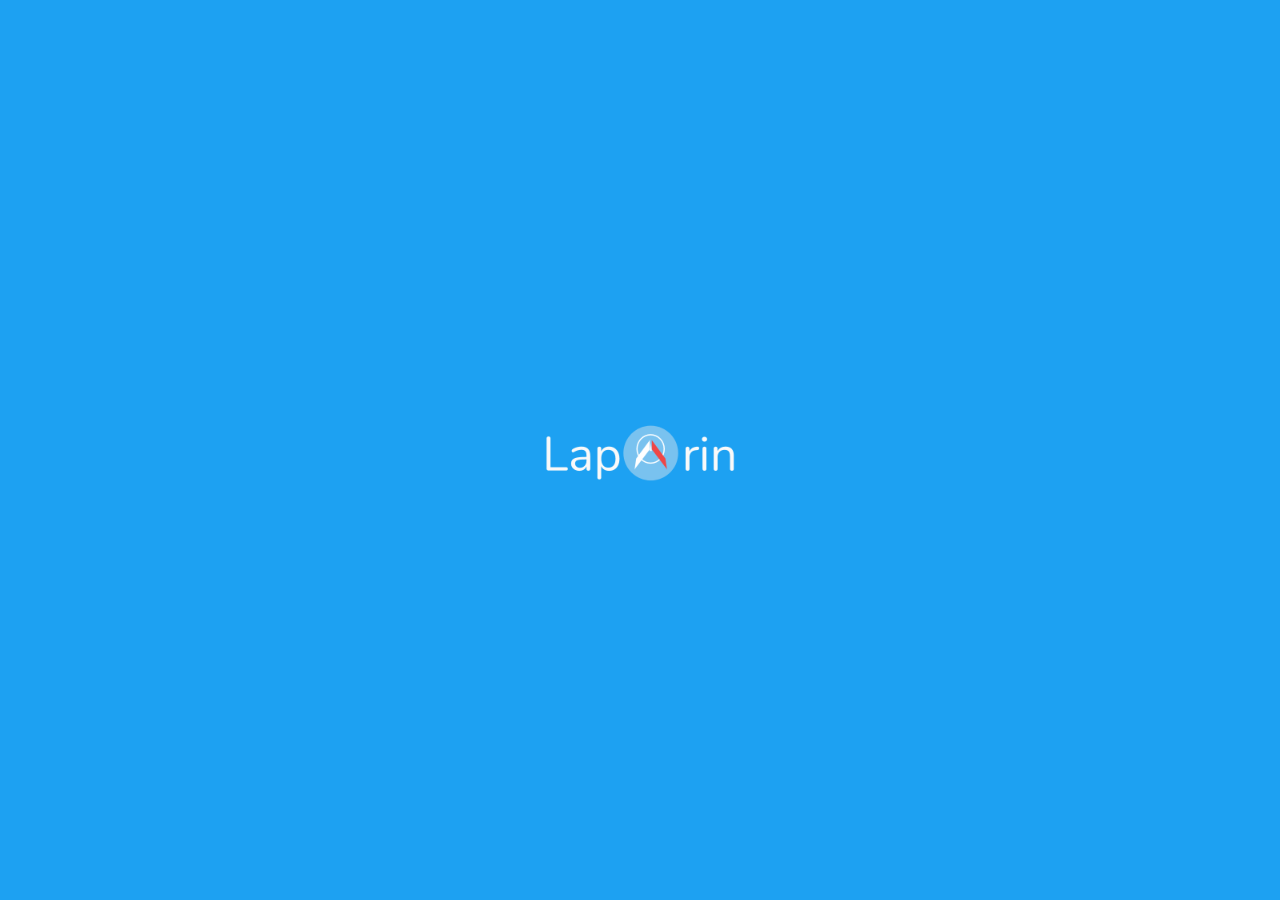
<file: index.html>
<!DOCTYPE html>
<html lang="en" dir="ltr" xmlns="http://www.w3.org/1999/xhtml">

<head>
  <meta charset="utf-8">
  <meta name="viewport" content="width=device-width, initial-scale=1, shrink-to-fit=no">
  <meta name="theme-color" content="#1DA1F2"/>
  <title>Laporin</title>
  <link rel="icon" href="images/icons/laporin.ico" type="image/gif" sizes="any">
  <link rel="stylesheet" href="bootstrap-grid.css">
  <link rel="stylesheet" href="style.css">
  <link rel="stylesheet" href="onepage-scroll.css">
  <link rel="manifest" href="./manifest.json">
  <script src="js/vue.min.js" charset="utf-8"></script>
</head>

<body>
  <div class="loader" onload="setTimeout(tes,2427)">
    <img src="logo_laporin.png" alt="">
    <!-- <div id="bm"></div> -->
  </div>

  <div class="main">
    <section class="page1">
      <span>
          <div class="container">
            <div class="row">
              <div class="col-12 col-xm-12 col-md-6">
                <div class="logo">
                  <img src="logo_laporin.png" alt="">
                </div>
              </div>
              <div class="col-12 col-xm-12 col-md-6">
                <h1>Apa itu Laporin?</h1>
                <p>Laporin merupakan sarana penyampaian aspirasi dan keluhan masyarakat terhadap masalah yang ada disekitarnya agar lebih peka.</p>
                <button class="btn" type="button"><a href="login.html">Laporin!</a></button>
              </div>
            </div>
          </div>
        </span>

    </section>
    <section class="page2">
      <span>
          <div class="container">
            <div class="row">
              <div class="col-12 col-xm-12 col-md-6">
                <div class="logo">
                  <img src="Picture1.png" alt="">
                </div>
              </div>
              <div class="col-12 col-xm-12 col-md-6">
                <h1>BPJS tidak dilayani?</h1>
                <p>Seperti halnya ketika sedang ingin mengurusi masalah perihal BPJS yang tidak dilayani secara cepat dan tanggap kita dapat melaporkan langsung ke bang LAPORIN !</p>
              </div>
            </div>
          </div>
        </span>
    </section>
    <section class="page3">
      <span>
          <div class="container">
            <div class="row">
              <div class="col-12 col-xm-12 col-md-6">
                <div class="logo">
                  <img src="Picture2.png" alt="">
                </div>
              </div>
              <div class="col-12 col-xm-12 col-md-6">
                <h1>Jalanan rusak ?</h1>
                <p>akses jalan menuju desa atau rumah anda rusak atau tidak terawat, atau pusat jalan kota banyak kerusakan dan membahayakan, langsung saja LAPORIN!!!</p>
              </div>
            </div>
          </div>
        </span>
    </section>
  </div>

  <script src="https://code.jquery.com/jquery-3.2.1.slim.min.js" integrity="sha384-KJ3o2DKtIkvYIK3UENzmM7KCkRr/rE9/Qpg6aAZGJwFDMVNA/GpGFF93hXpG5KkN" crossorigin="anonymous"></script>
  <script type="text/javascript" src="jquery.onepage-scroll.js"></script>
  <script type="text/javascript" src="main.js"></script>
  <script src="js/main.js" charset="utf-8"></script>
  <script>
    function tes() {
      document.querySelector(".loader").style.backgroundColor = "#1DA1F2"
    }
  </script>
</body>

</html>
</file>
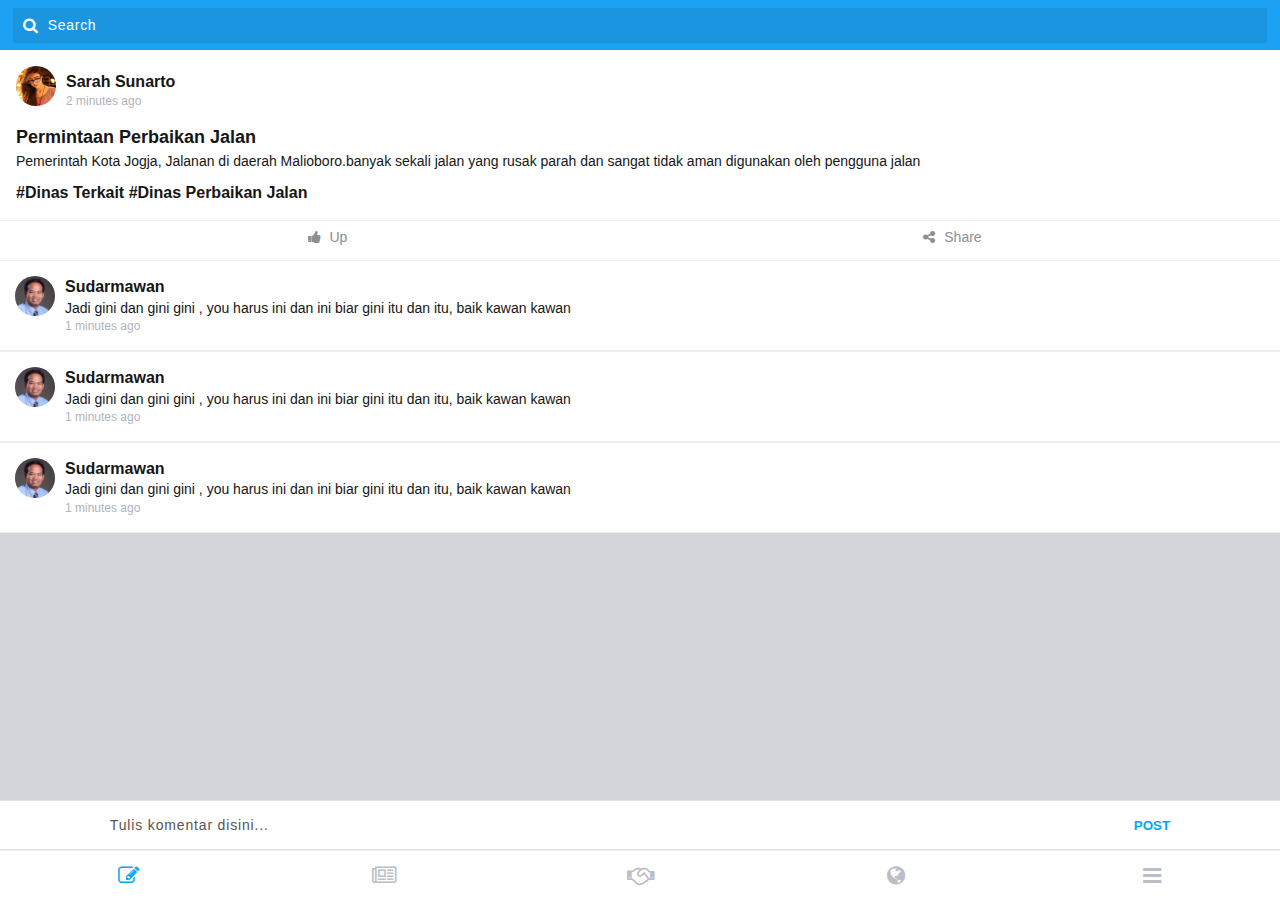
<file: detail-post.html>
<!DOCTYPE html>
<html lang="en" dir="ltr">
  <head>
    <meta charset="utf-8">
    <meta name="viewport" content="width=device-width, initial-scale=1, shrink-to-fit=no">
    <meta name="theme-color" content="#1DA1F2"/>
    <title>Laporin</title>
    <link rel="icon" href="images/icons/laporin.ico" type="image/gif" sizes="any">
    <link href="font-awesome/css/font-awesome.min.css" rel="stylesheet">
    <link rel="stylesheet" href="css/style.css">
  </head>
  <body onload="transitionComm()">
    <nav id="nav">
      <div class="cell isi-laporan">
        <a href="home.html" class="active">
          <i class="fa fa-pencil-square-o fa-lg"  aria-hidden="true"></i>
        </a>
      </div>
      <div class="cell isi-laporan">
        <a href="news.html">
          <i class="fa fa-newspaper-o  fa-lg"  aria-hidden="true"></i>
        </a>
      </div>
      <div class="cell isi-laporan">
        <a href="#">
          <i class="fa fa-handshake-o fa-lg"  aria-hidden="true"></i>
        </a>
      </div>
      <div class="cell isi-laporan">
        <a href="#">
          <i class="fa fa-globe fa-lg" aria-hidden="true"></i>
        </a>
      </div>
      <div class="cell isi-laporan">
        <a href="#">
          <i class="fa fa-bars fa-lg" aria-hidden="true"></i>
        </a>
      </div>
    </nav>
    <div class="search-box" id="search">
      <div class="input-box">
        <i class="fa fa-search" aria-hidden="true"></i>
        <input type="text" placeholder="Search" v-model="search">
      </div>
    </div>
    <div id="app">
      <div id="content2">
        <div class="post-detail">
          <div class="box" >
            <div class="profil">
              <div class="photo">
                <img src="images/profil1.jpg" alt="profil picture">
              </div>
              <div class="user">
                <h1>Sarah Sunarto</h1>
                <p>2 minutes ago</p>
              </div>
            </div>
            <div class="detail">
              <h1>Permintaan Perbaikan Jalan</h1>
              <p>Pemerintah Kota Jogja, Jalanan di daerah Malioboro.banyak sekali jalan yang rusak parah dan sangat tidak aman digunakan oleh pengguna jalan</p>
            </div>
            <div class="category">
              <div class="tag">
                <b>#Dinas Terkait</b>
                <b>#Dinas Perbaikan Jalan</b>
              </div>
            </div>
          </div>
          <div class="box2">
            <div class="row">
              <div class="col-6 icon">
                <p><i class="fa fa-thumbs-up" aria-hidden="true"></i> Up</p>
              </div>
              <div class="col-6 icon">
                <p><i class="fa fa-share-alt" aria-hidden="true"></i> Share</p>
              </div>
            </div>
          </div>
        </div>

        <div>
          <ul>
            <li class="comment">
              <div class="cell1">
                <div class="photo">
                  <img src="images/profil4.jpg" alt="profil picture">
                </div>
              </div>
              <div class="isi-comment">
                <h1>Sudarmawan</h1>
                <p>Jadi gini dan gini gini , you harus ini dan ini biar gini itu dan itu, baik kawan kawan</p>
                <p>1 minutes ago</p>
              </div>
            </li>
            <li class="comment">
              <div class="cell1">
                <div class="photo">
                  <img src="images/profil4.jpg" alt="profil picture">
                </div>
              </div>
              <div class="isi-comment">
                <h1>Sudarmawan</h1>
                <p>Jadi gini dan gini gini , you harus ini dan ini biar gini itu dan itu, baik kawan kawan</p>
                <p>1 minutes ago</p>
              </div>
            </li>
            <li class="comment">
              <div class="cell1">
                <div class="photo">
                  <img src="images/profil4.jpg" alt="profil picture">
                </div>
              </div>
              <div class="isi-comment">
                <h1>Sudarmawan</h1>
                <p>Jadi gini dan gini gini , you harus ini dan ini biar gini itu dan itu, baik kawan kawan</p>
                <p>1 minutes ago</p>
              </div>
            </li>
            <todo-list :todos="todos"></todo-list>
          </ul>
        </div>
      </div>
      <todo-form @todo-created="addTodo"></todo-form>
    </div>

    <footer id="footer" class="post-detail-page"></footer>

    <script src="js/vue.min.js" charset="utf-8"></script>
    <script src="js/jquery.min.js" charset="utf-8"></script>
    <script src="js/hammer.min.js" charset="utf-8"></script>
    <script src="js/barba.js" type="text/javascript"></script>
    <script src="js/main.js" charset="utf-8"></script>
    <script type="text/javascript">
      var post = document.getElementById('app');

      var postPg = new Hammer(post);

      postPg.on("swiperight", function(ev) {
          window.history.back();
      });

      function scrollWin() {
        window.scrollBy(0, 9999999);
      }

    </script>
  </body>
</html>
</file>
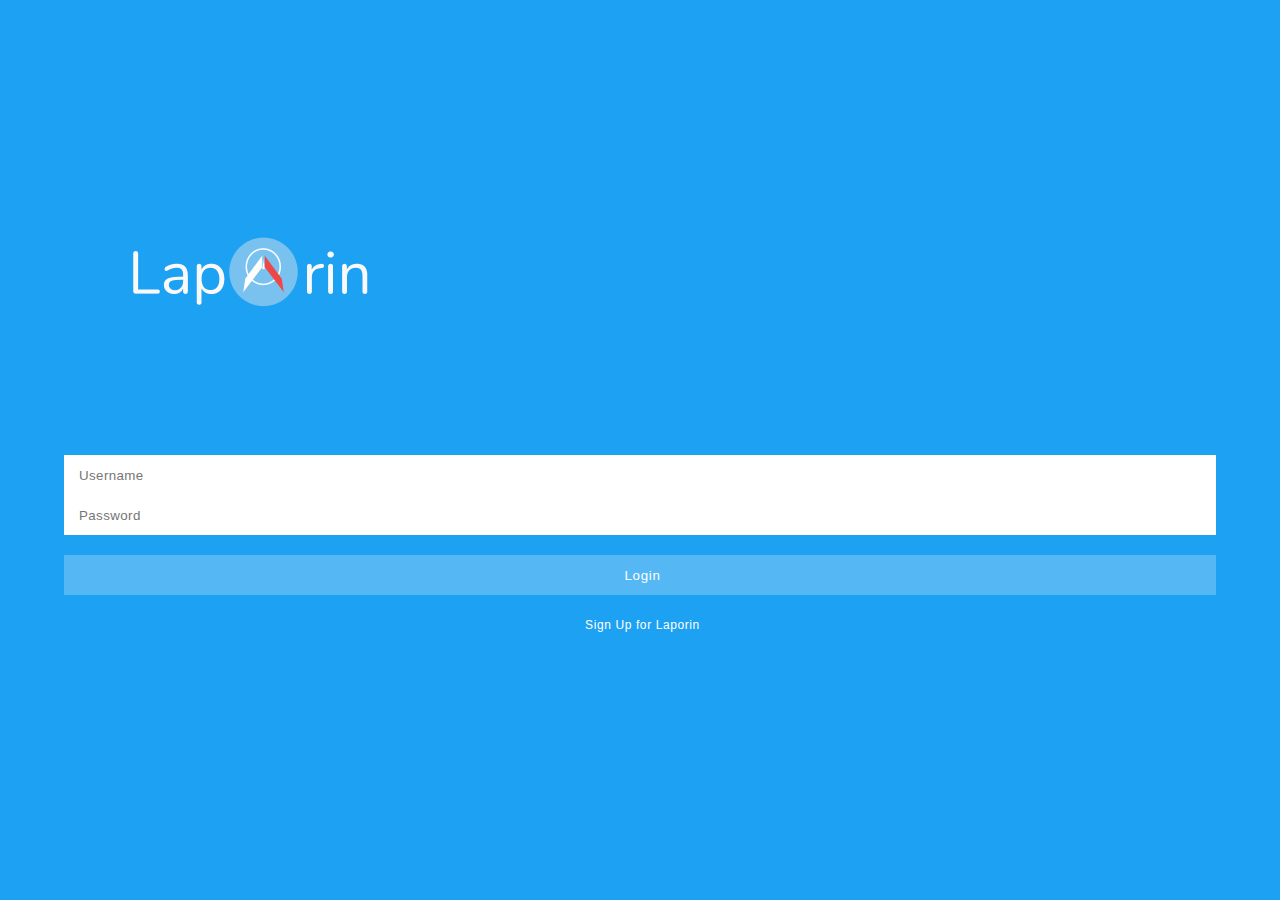
<file: login.html>
<!DOCTYPE html>
<html lang="en" dir="ltr">
  <head>
    <meta charset="utf-8">
    <meta name="viewport" content="width=device-width, initial-scale=1, shrink-to-fit=no">
    <meta name="theme-color" content="#1DA1F2"/>
    <title>Laporin</title>
    <link rel="icon" href="images/icons/laporin.ico" type="image/gif" sizes="any">
    <link href="font-awesome/css/font-awesome.min.css" rel="stylesheet">
    <link rel="stylesheet" href="style.css">
    <link rel="stylesheet" href="css/style.css">
    <link rel="manifest" href="./manifest.json">
  </head>
  <body>
    <div id="login" class="content">
      <div class="logo">
        <img src="images/logo_laporin.png" alt="Laporin Logo">
      </div>
      <div class="form" id="form-login">
        <form action="home.html">
          <div class="username">
            <input type="text" placeholder="Username">
          </div>
          <div class="password">
            <input type="password" placeholder="Password">
          </div>
          <div class="btnLogin">
            <input onclick="window.location.href='home.html'" type="submit" value="Login" onclick="toHome()">
          </div>
          <div class="btnSignUp">
            <input onclick="signUp()" type="button" value="Sign Up for Laporin">
          </div>
        </form>
      </div>
      <div class="form" id="form-signUp">
        <form action="#">
          <div class="FullName">
            <input type="text" placeholder="Full Name">
          </div>
          <div class="address">
            <input type="text" placeholder="Address">
          </div>
          <div class="Username">
            <input type="text" placeholder="Username">
          </div>
          <div class="password">
            <input type="password" placeholder="Password">
          </div>
          <div class="btnLogin">
            <input type="submit" value="Sign Up">
          </div>
          <div class="btnSignUp">
            <input onclick="signIn()" type="button" value="Login for Laporin">
          </div>
        </form>
      </div>
    </div>
    <script src="js/vue.min.js" charset="utf-8"></script>
    <script src="js/hammer.min.js" charset="utf-8"></script>
    <script src="js/main.js" charset="utf-8"></script>
  </body>
</html>
</file>
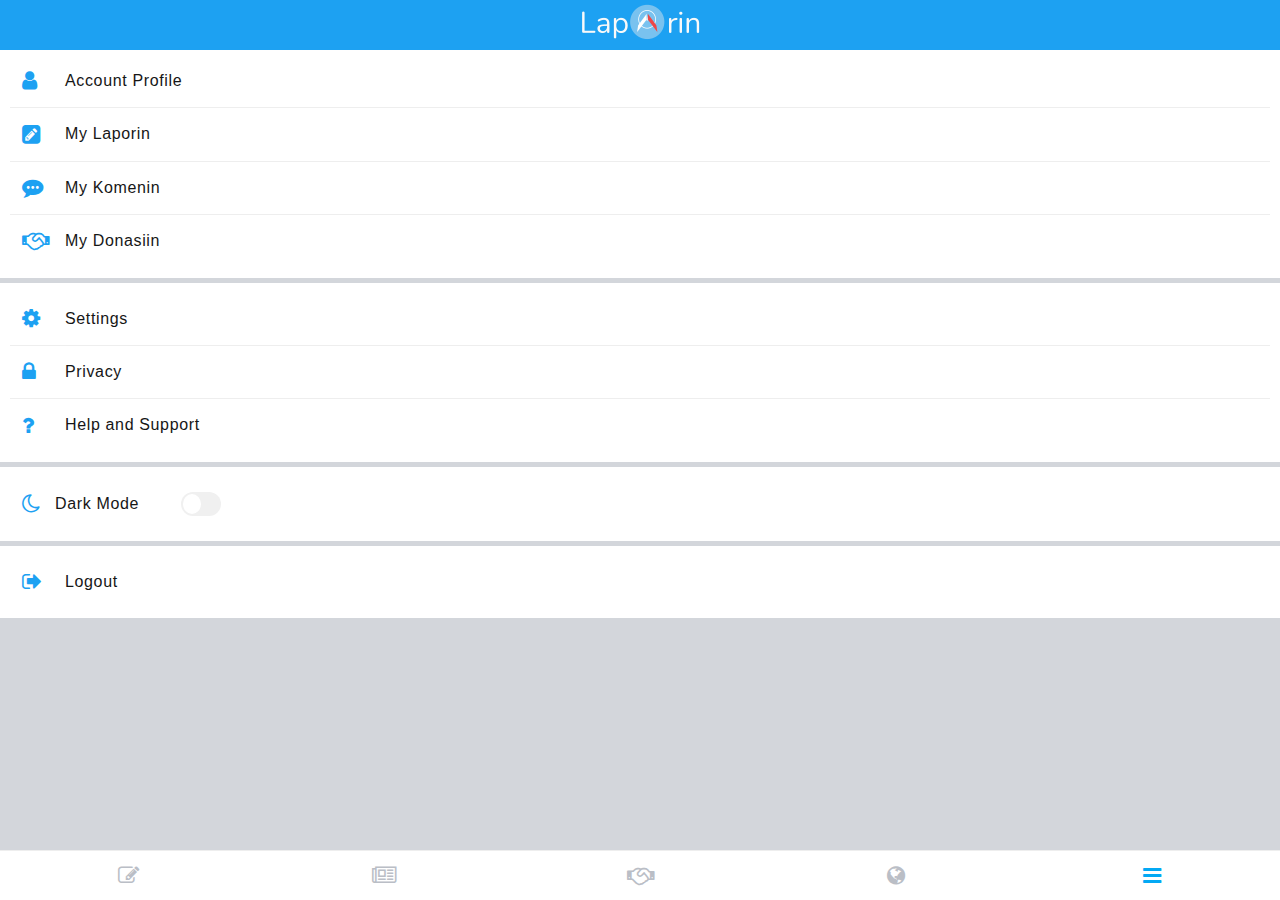
<file: menu.html>
<!DOCTYPE html>
<html lang="en" dir="ltr">
  <head>
    <meta charset="utf-8">
    <meta name="viewport" content="width=device-width, initial-scale=1, shrink-to-fit=no">
    <meta name="theme-color" content="#1DA1F2"/>
    <title>Laporin</title>
    <link rel="icon" href="images/icons/laporin.ico" type="image/gif" sizes="any">
    <link href="font-awesome/css/font-awesome.min.css" rel="stylesheet">
    <link rel="stylesheet" href="css/style.css">
    <link rel="manifest" href="./manifest.json">
    <script src="js/vue.min.js" charset="utf-8"></script>
  </head>
  <body>
    <div id="menu">
      <nav>
      	<div class="cell isi-laporan">
      		<a href="home.html">
      			<i class="fa fa-pencil-square-o fa-lg"  aria-hidden="true"></i>
      		</a>
      	</div>
      	<div class="cell isi-laporan">
      		<a href="news.html">
      			<i class="fa fa-newspaper-o  fa-lg"  aria-hidden="true"></i>
      		</a>
      	</div>
      	<div class="cell isi-laporan">
      		<a href="donation.html">
      			<i class="fa fa-handshake-o fa-lg"  aria-hidden="true"></i>
      		</a>
      	</div>
      	<div class="cell isi-laporan">
      		<a href="notification.html">
      			<i class="fa fa-globe fa-lg" aria-hidden="true"></i>
      		</a>
      	</div>
      	<div class="cell isi-laporan">
      		<a href="menu.html"  class="active">
      			<i class="fa fa-bars fa-lg" aria-hidden="true"></i>
      		</a>
      	</div>
      </nav>
      <div class="header">
        <img src="images/logo_laporin.png" alt="">
      </div>
      <div class="top-menu content">
        <a href="profile.html" class="item">
          <div class="icon">
            <i class="fa fa-user fa-lg" aria-hidden="true"></i>
          </div>
          <div class="menu-content">
            <p>Account Profile</p>
          </div>
        </a>
        <a href="#" class="item">
          <div class="icon">
            <i class="fa fa-pencil-square fa-lg" aria-hidden="true"></i>
          </div>
          <div class="menu-content">
            <p>My Laporin</p>
          </div>
        </a>
        <a href="#" class="item">
          <div class="icon">
            <i class="fa fa-commenting fa-lg" aria-hidden="true"></i>
          </div>
          <div class="menu-content">
            <p>My Komenin</p>
          </div>
        </a>
        <a href="#" class="item">
          <div class="icon">
            <i class="fa fa-handshake-o fa-lg" aria-hidden="true"></i>
          </div>
          <div class="menu-content">
            <p>My Donasiin</p>
          </div>
        </a>
      </div>
      <div class="menu content">
        <a href="#" class="item">
          <div class="icon">
            <i class="fa fa-cog fa-lg" aria-hidden="true"></i>
          </div>
          <div class="menu-content">
            <p>Settings</p>
          </div>
        </a>
        <a href="#" class="item">
          <div class="icon">
            <i class="fa fa-lock fa-lg" aria-hidden="true"></i>
          </div>
          <div class="menu-content">
            <p>Privacy</p>
          </div>
        </a>
        <a href="#" class="item">
          <div class="icon">
            <i class="fa fa-question fa-lg" aria-hidden="true"></i>
          </div>
          <div class="menu-content">
            <p>Help and Support</p>
          </div>
        </a>
      </div>

      <div class="menu content">
        <a href="home-dark.html" class="item">
          <div class="icon">
            <i class="fa fa-moon-o fa-lg" aria-hidden="true"></i>
          </div>
          Dark Mode
          <div class="menu-content">
            <!-- <p>Dark Mode</p> -->
            <ul class="tg-list">
              <li class="tg-list-item">
                <input class="tgl tgl-light" id="cb1" type="checkbox"/>
                <label class="tgl-btn" for="cb1"></label>
              </li>
            </ul>
          </div>
        </a>
      </div>

      <div class="menu content">
        <a href="login.html" class="item">
          <div class="icon">
            <i class="fa fa-sign-out fa-lg" aria-hidden="true"></i>
          </div>
          <div class="menu-content">
            <p>Logout</p>
          </div>
        </a>
      </div>
    </div>

    <script src="js/hammer.min.js" charset="utf-8"></script>
    <script src="js/main.js" charset="utf-8"></script>
    <script type="text/javascript">

      var post = document.getElementById('menu');

      var postPg = new Hammer(post);

      postPg.on("swiperight", function(ev) {
        window.location.href = "notification.html";
      });
    </script>
  </body>
</html>
</file>
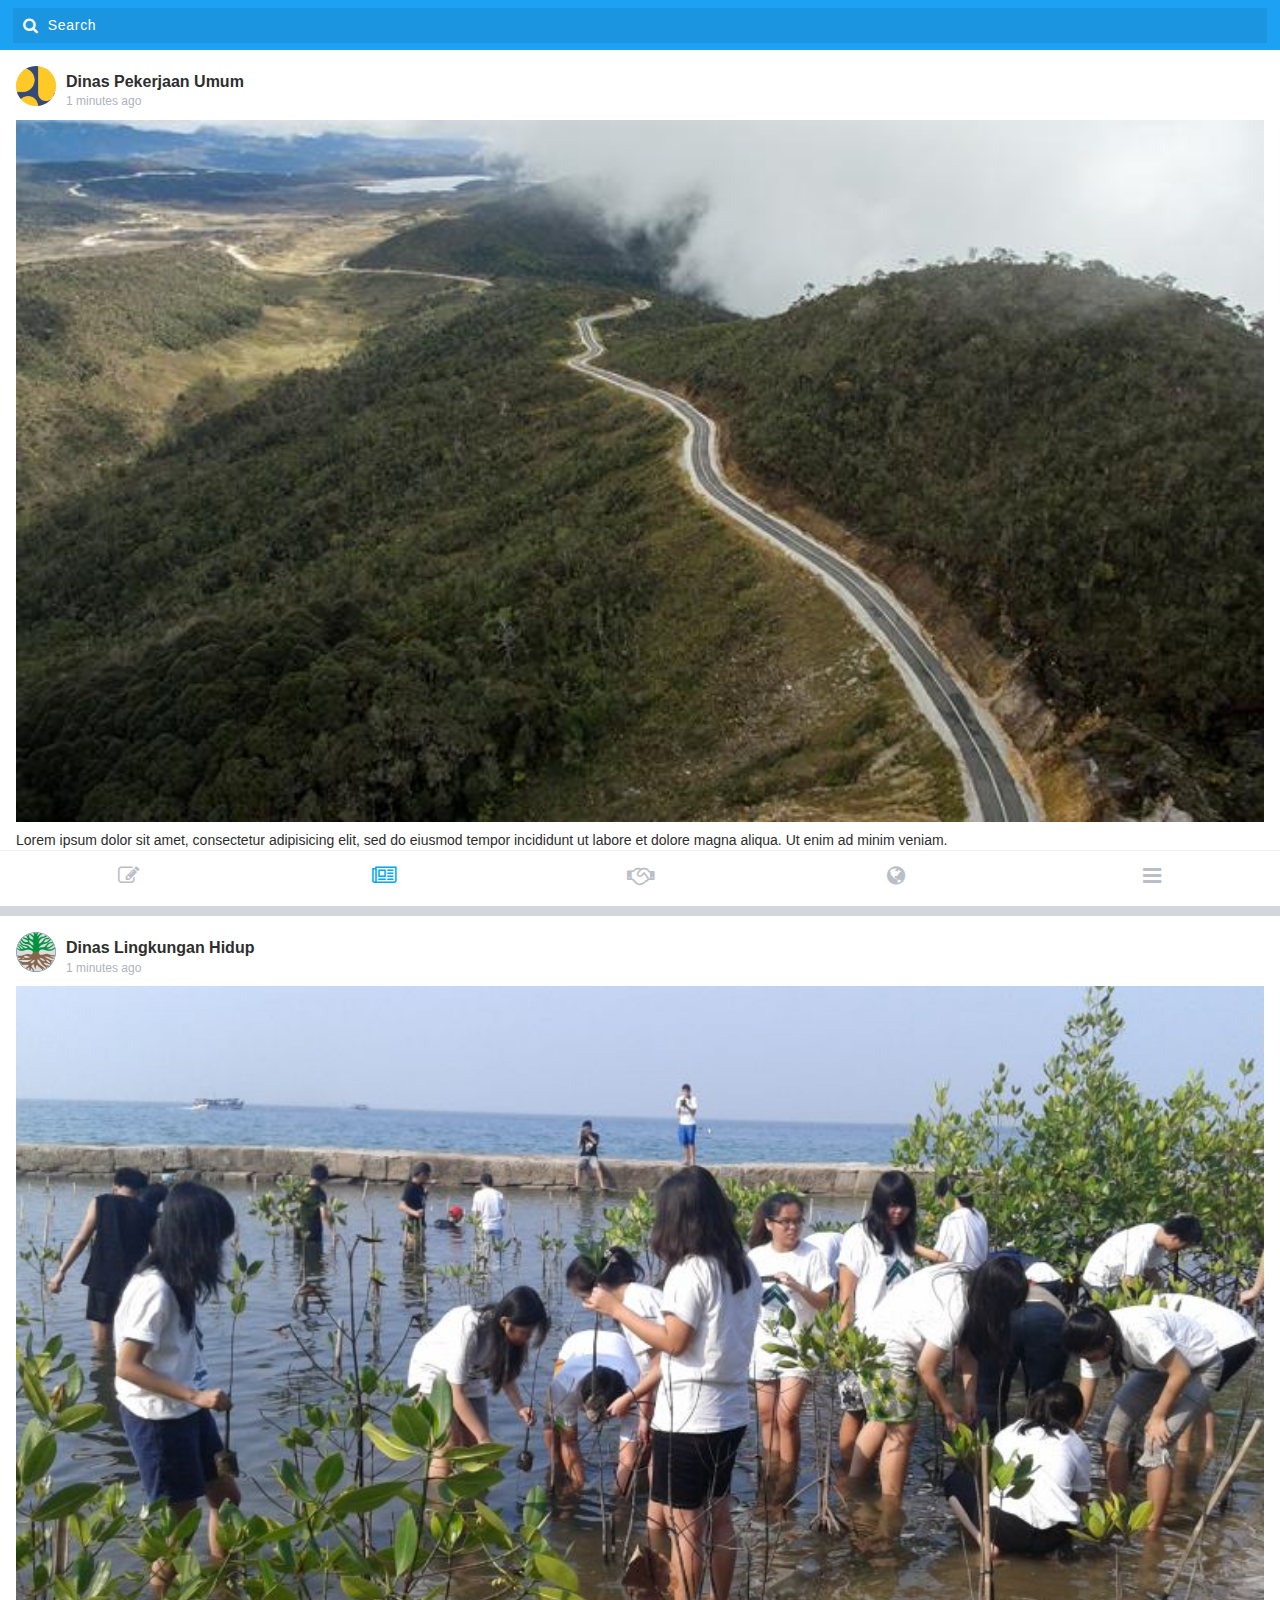
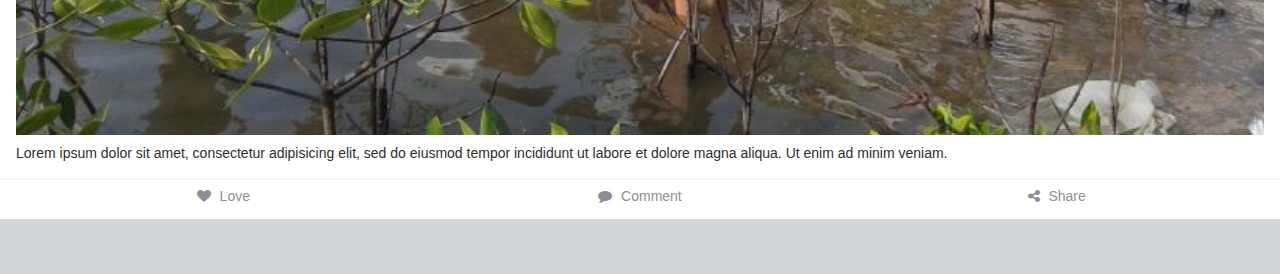
<file: news.html>
<!DOCTYPE html>
<html lang="en" dir="ltr">
  <head>
    <meta charset="utf-8">
    <meta name="viewport" content="width=device-width, initial-scale=1, shrink-to-fit=no">
    <meta name="theme-color" content="#1DA1F2"/>
    <title>Laporin</title>
    <link rel="icon" href="images/icons/laporin.ico" type="image/gif" sizes="any">
    <link href="font-awesome/css/font-awesome.min.css" rel="stylesheet">
    <link rel="stylesheet" href="css/style.css">
    <link rel="manifest" href="./manifest.json">
  </head>
  <body id="news">
    <div>
      <nav>
      	<div class="cell isi-laporan">
      		<a href="home.html" >
      			<i class="fa fa-pencil-square-o fa-lg"  aria-hidden="true"></i>
      		</a>
      	</div>
      	<div class="cell isi-laporan">
      		<a href="news.html" class="active">
      			<i class="fa fa-newspaper-o  fa-lg"  aria-hidden="true"></i>
      		</a>
      	</div>
      	<div class="cell isi-laporan">
      		<a href="donation.html">
      			<i class="fa fa-handshake-o fa-lg"  aria-hidden="true"></i>
      		</a>
      	</div>
      	<div class="cell isi-laporan">
      		<a href="notification.html">
      			<i class="fa fa-globe fa-lg" aria-hidden="true"></i>
      		</a>
      	</div>
      	<div class="cell isi-laporan">
      		<a href="menu.html">
      			<i class="fa fa-bars fa-lg" aria-hidden="true"></i>
      		</a>
      	</div>
      </nav>
      <div class="search-box" id="search">
      	<div class="input-box">
      		<i class="fa fa-search" aria-hidden="true"></i>
      		<input type="text" placeholder="Search" v-model="search">
      	</div>
      </div>
      <div class="content">
        <div class="post">
          <div class="box" >
            <div class="profil">
              <div class="photo">
                <img src="images/department/pu.jpg" alt="profil picture">
              </div>
              <div class="user">
                <h1>Dinas Pekerjaan Umum</h1>
                <p>1 minutes ago</p>
              </div>
            </div>
            <div class="detail">
              <!-- <img src="images/news/news1.jpg" alt=""> -->
              <!-- Trigger the Modal -->
              <img id="myImg" src="images/news/news1.jpg" alt="tes">

              <!-- The Modal -->
              <div id="myModal" class="modal">

                <!-- The Close Button -->
                <span class="close">&times;</span>

                <!-- Modal Content (The Image) -->
                <img class="modal-content" id="img01">
                <div id="caption"></div>
              </div>
              <p id="isi">Lorem ipsum dolor sit amet, consectetur adipisicing elit, sed do eiusmod tempor incididunt ut labore et dolore magna aliqua. Ut enim ad minim veniam.</p>
            </div>
          </div>
          <div class="box2">
            <div class="row">
              <div class="col-4 like icon">
                <p onclick="sound()"><i class="fa fa-heart" aria-hidden="true"></i> Love</p>
              </div>
              <div class="col-4 share icon">
                <p><a href="detail-post.html"><i class="fa fa-comment" aria-hidden="true"></i> Comment</a></p>
              </div>
              <div class="col-4 Comment icon">
                <p onclick="sound()"><i class="fa fa-share-alt" aria-hidden="true"></i> Share</p>
              </div>
            </div>
          </div>
        </div>
        <div class="post" v-for="lapor in list">
          <div class="box" >
            <div class="profil">
              <div class="photo">
                <img src="images/department/lingdup.png" alt="profil picture">
              </div>
              <div class="user">
                <h1>Dinas Lingkungan Hidup</h1>
                <p>1 minutes ago</p>
              </div>
            </div>
            <div class="detail">
              <img src="images/news/news2.jpg" alt="">
              <p>Lorem ipsum dolor sit amet, consectetur adipisicing elit, sed do eiusmod tempor incididunt ut labore et dolore magna aliqua. Ut enim ad minim veniam.</p>
            </div>
          </div>
          <div class="box2 container-fluid">
            <div class="row">
              <div class="col-4 like icon">
                <p onclick="sound()"><i class="fa fa-heart" aria-hidden="true"></i> Love</p>
              </div>
              <div class="col-4 share icon">
                <p><a href="detail-post.html"><i class="fa fa-comment" aria-hidden="true"></i> Comment</a></p>
              </div>
              <div class="col-4 Comment icon">
                <p onclick="sound()"><i class="fa fa-share-alt" aria-hidden="true"></i> Share</p>
              </div>
            </div>
          </div>
        </div>
      </div>
      <!-- End of .laporan-post -->
    </div>
    <script src="js/vue.min.js" charset="utf-8"></script>
    <script src="js/jquery.min.js" charset="utf-8"></script>
    <script src="js/hammer.min.js" charset="utf-8"></script>
    <script src="js/barba.js" type="text/javascript"></script>
    <script src="js/main.js" charset="utf-8"></script>
    <script type="text/javascript">
      var bleep = new Audio();
      bleep.src = "button.mp3";
      function sound() {
        bleep.play();
      }
      var post = document.getElementById('news');

      var postPg = new Hammer(post);

      postPg.on("swiperight", function(ev) {
        window.location.href = "home.html";
      });
      postPg.on("swipeleft", function(ev) {
        window.location.href = "donation.html";
      });

      // Get the modal
      var modal = document.getElementById('myModal');

      // Get the image and insert it inside the modal - use its "alt" text as a caption
      var img = document.getElementById('myImg');
      var modalImg = document.getElementById("img01");
      var captionText = document.getElementById("caption");

      img.onclick = function(){
          modal.style.display = "block";
          modalImg.src = this.src;
          captionText.innerHTML = document.getElementById("isi").innerHTML;
      }

      // Get the <span> element that closes the modal
      var span = document.getElementsByClassName("close")[0];
      // When the user clicks on <span> (x), close the modal
      modal.onclick = function() {
        modal.style.display = "none";
      }
    </script>
  </body>
</html>
</file>
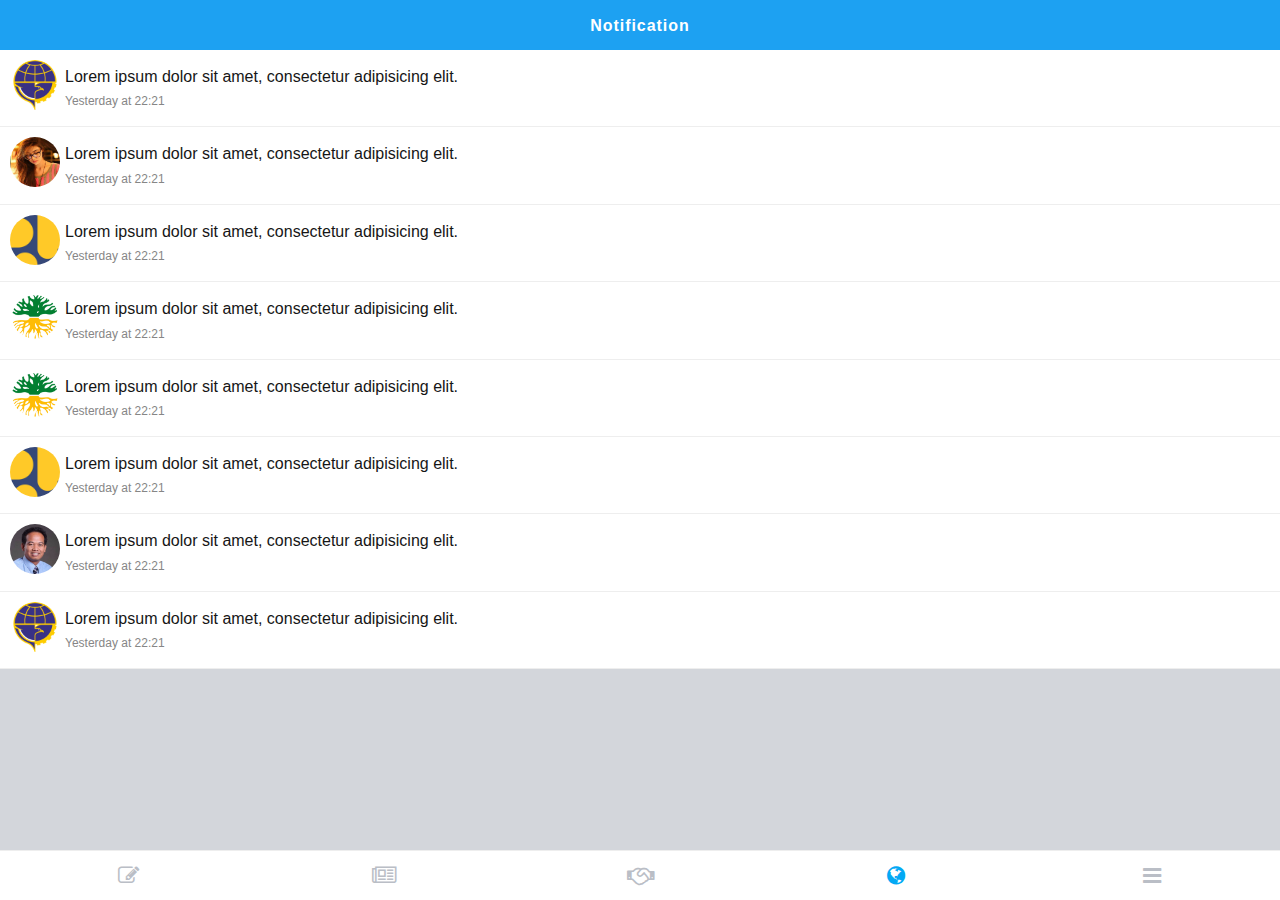
<file: notification.html>
<!DOCTYPE html>
<html lang="en" dir="ltr">
  <head>
    <meta charset="utf-8">
    <meta name="viewport" content="width=device-width, initial-scale=1, shrink-to-fit=no">
    <meta name="theme-color" content="#1DA1F2"/>
    <title>Laporin</title>
    <link rel="icon" href="images/icons/laporin.ico" type="image/gif" sizes="any">
    <link href="font-awesome/css/font-awesome.min.css" rel="stylesheet">
    <link rel="stylesheet" href="css/style.css">
    <link rel="manifest" href="./manifest.json">
  </head>
  <body id="notification">

    <div>
      <nav>
      	<div class="cell isi-laporan">
      		<a href="home.html">
      			<i class="fa fa-pencil-square-o fa-lg"  aria-hidden="true"></i>
      		</a>
      	</div>
      	<div class="cell isi-laporan">
      		<a href="news.html">
      			<i class="fa fa-newspaper-o  fa-lg"  aria-hidden="true"></i>
      		</a>
      	</div>
      	<div class="cell isi-laporan">
      		<a href="donation.html">
      			<i class="fa fa-handshake-o fa-lg"  aria-hidden="true"></i>
      		</a>
      	</div>
      	<div class="cell isi-laporan">
      		<a href="notification.html" class="active">
      			<i class="fa fa-globe fa-lg" aria-hidden="true"></i>
      		</a>
      	</div>
      	<div class="cell isi-laporan">
      		<a href="menu.html">
      			<i class="fa fa-bars fa-lg" aria-hidden="true"></i>
      		</a>
      	</div>
      </nav>
      <div class="header">
        <h1>Notification</h1>
      </div>
      <div class="notif-wrapper content">
        <div class="notif">
          <div class="profile">
            <img src="images/department/dishub.png" alt="">
          </div>
          <div class="notif-content">
            <p>Lorem ipsum dolor sit amet, consectetur adipisicing elit.</p>
            <p>Yesterday at 22:21</p>
          </div>
        </div>
        <div class="notif">
          <div class="profile">
            <img src="images/profil1.jpg" alt="">
          </div>
          <div class="notif-content">
            <p>Lorem ipsum dolor sit amet, consectetur adipisicing elit.</p>
            <p>Yesterday at 22:21</p>
          </div>
        </div>
        <div class="notif">
          <div class="profile">
            <img src="images/department/pu.jpg" alt="">
          </div>
          <div class="notif-content">
            <p>Lorem ipsum dolor sit amet, consectetur adipisicing elit.</p>
            <p>Yesterday at 22:21</p>
          </div>
        </div>
        <div class="notif">
          <div class="profile">
            <img src="images/department/lingdup.jpg" alt="">
          </div>
          <div class="notif-content">
            <p>Lorem ipsum dolor sit amet, consectetur adipisicing elit.</p>
            <p>Yesterday at 22:21</p>
          </div>
        </div>
        <div class="notif">
          <div class="profile">
            <img src="images/department/lingdup.jpg" alt="">
          </div>
          <div class="notif-content">
            <p>Lorem ipsum dolor sit amet, consectetur adipisicing elit.</p>
            <p>Yesterday at 22:21</p>
          </div>
        </div>
        <div class="notif">
          <div class="profile">
            <img src="images/department/pu.jpg" alt="">
          </div>
          <div class="notif-content">
            <p>Lorem ipsum dolor sit amet, consectetur adipisicing elit.</p>
            <p>Yesterday at 22:21</p>
          </div>
        </div>
        <div class="notif">
          <div class="profile">
            <img src="images/profil4.jpg" alt="">
          </div>
          <div class="notif-content">
            <p>Lorem ipsum dolor sit amet, consectetur adipisicing elit.</p>
            <p>Yesterday at 22:21</p>
          </div>
        </div>
        <div class="notif">
          <div class="profile">
            <img src="images/department/dishub.png" alt="">
          </div>
          <div class="notif-content">
            <p>Lorem ipsum dolor sit amet, consectetur adipisicing elit.</p>
            <p>Yesterday at 22:21</p>
          </div>
        </div>
      </div>
    </div>

    <script src="js/vue.min.js" charset="utf-8"></script>
    <script src="js/hammer.min.js" charset="utf-8"></script>
    <script src="js/main.js" charset="utf-8"></script>
    <script type="text/javascript">
      var post = document.getElementById('notification');

      var postPg = new Hammer(post);

      postPg.on("swiperight", function(ev) {
        window.location.href = "donation.html";
      });
      postPg.on("swipeleft", function(ev) {
        window.location.href = "menu.html";
      });
    </script>
  </body>
</html>
</file>
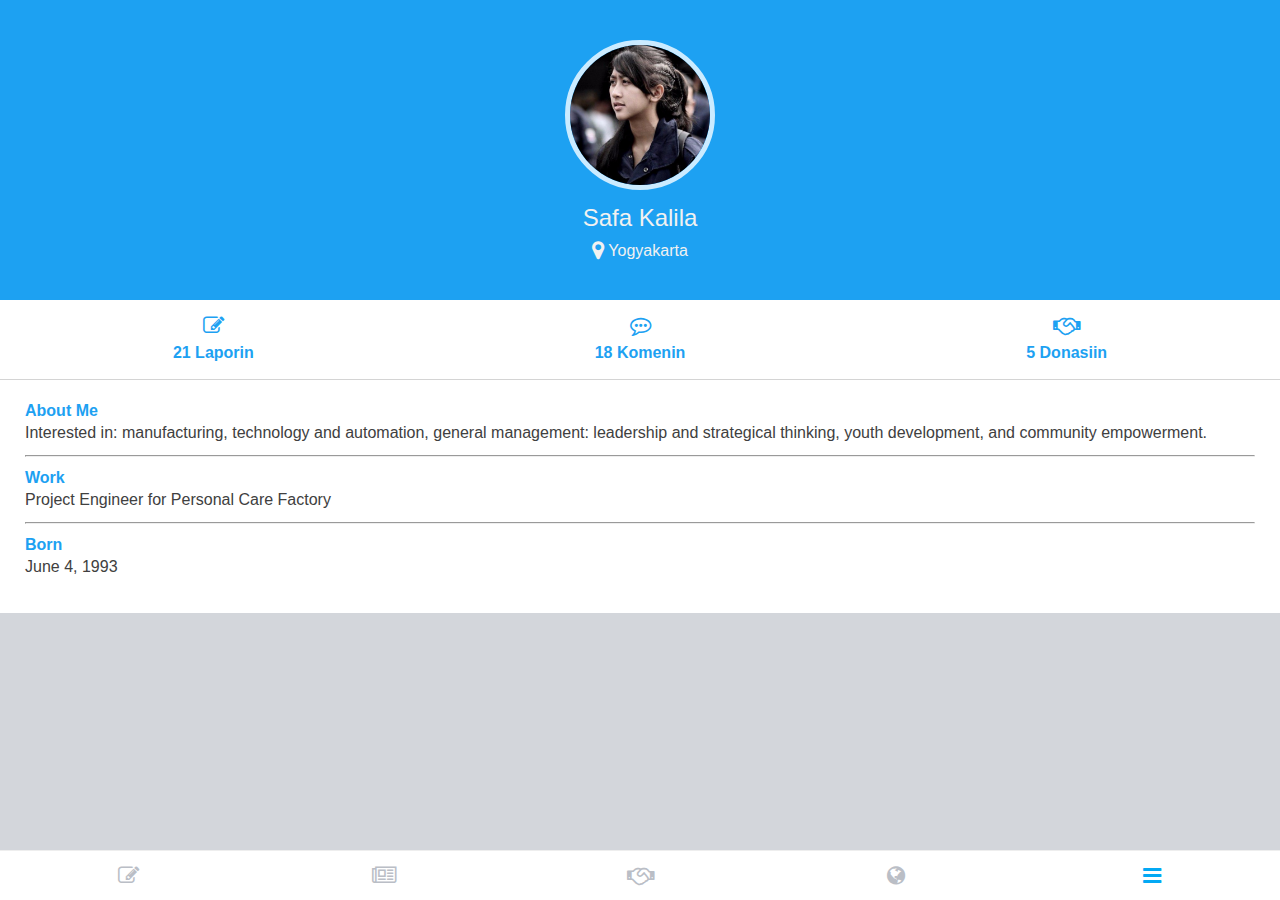
<file: profile.html>
<!DOCTYPE html>
<html lang="en" dir="ltr">
  <head>
    <meta charset="utf-8">
    <meta name="viewport" content="width=device-width, initial-scale=1, shrink-to-fit=no">
    <meta name="theme-color" content="#1DA1F2"/>
    <title>Laporin</title>
    <link rel="icon" href="images/icons/laporin.ico" type="image/gif" sizes="any">
    <link href="font-awesome/css/font-awesome.min.css" rel="stylesheet">
    <link rel="stylesheet" href="css/style.css">
    <link rel="manifest" href="./manifest.json">
    <script src="js/vue.min.js" charset="utf-8"></script>
  </head>
  <body>
    <nav>
      <div class="cell isi-laporan">
        <a href="home.html">
          <i class="fa fa-pencil-square-o fa-lg"  aria-hidden="true"></i>
        </a>
      </div>
      <div class="cell isi-laporan">
        <a href="news.html">
          <i class="fa fa-newspaper-o  fa-lg"  aria-hidden="true"></i>
        </a>
      </div>
      <div class="cell isi-laporan">
        <a href="donation.html">
          <i class="fa fa-handshake-o fa-lg"  aria-hidden="true"></i>
        </a>
      </div>
      <div class="cell isi-laporan">
        <a href="notification.html">
          <i class="fa fa-globe fa-lg" aria-hidden="true"></i>
        </a>
      </div>
      <div class="cell isi-laporan">
        <a href="menu.html" class="active">
          <i class="fa fa-bars fa-lg" aria-hidden="true"></i>
        </a>
      </div>
    </nav>
    <div id="profile" class="account content">
      <div class="head">
        <!-- <a href="menu.html"><span class="close">&times;</span></a> -->
        <img src="images/profil.jpg" alt="">
        <h1>Safa Kalila</h1>
        <i class="fa fa-map-marker fa-lg"></i> Yogyakarta
      </div>
      <div class="total">
        <div class="cell">
          <i class="fa fa-pencil-square-o fa-lg"  aria-hidden="true"></i>
          <h3>21 Laporin</h3>
        </div>
        <div class="cell">
          <i class="fa fa-commenting-o fa-lg"  aria-hidden="true"></i>
          <h3>18 Komenin</h3>
        </div>
        <div class="cell">
          <i class="fa fa-handshake-o fa-lg"  aria-hidden="true"></i>
          <h3>5 Donasiin</h3>
        </div>
      </div>
      <div class="detail-profil">
        <h2>About Me</h2>
        <p>Interested in: manufacturing, technology and automation, general management: leadership and strategical thinking, youth development, and community empowerment.</p>
        <hr>
        <h2>Work</h2>
        <p>Project Engineer for Personal Care Factory</p>
        <hr>
        <h2>Born</h2>
        <p>June 4, 1993</p>
      </div>
    </div>

    <script src="js/hammer.min.js" charset="utf-8"></script>
    <script src="js/main.js" charset="utf-8"></script>
    <script type="text/javascript">

      var post = document.getElementById('profile');

      var postPg = new Hammer(post);

      postPg.on("swiperight", function(ev) {
        window.location.href = "menu.html";
      });
    </script>
  </body>
</html>
</file>
<file: style.css>
body {
  background: #1DA1F2;
  font-family: sans-serif;
  letter-spacing: 0.03em;
}

.main {
  z-index: 0;
}

.loader {
  z-index: 9999;
}

.logo img {
  width: 90%;
}

.loaded .loader {
  opacity: 0;
  display: none;
}

section {
  display: table;
}

section span {
  display: table-cell;
  vertical-align: middle;
}

.page1 {
  background: #1DA1F2;
  color: white;
  line-height: 1.4em;
}

.page2 {
  background: #4CAF50;
  color: white;
}

.page3 {
  background: #ff5722;
  color: white;
}

.btn {
  height: 40px;
  width: 100px;
  background: none;
  border: 1px solid white;
  cursor: pointer;
  overflow: hidden;

}

.btn:hover {
  background: #eee;
  color: #212121;

}

.btn a {
  text-decoration: none;
  font-weight: bold;
  color: white;
}

@media screen and (max-width: 560px) {
  body {
    text-align: center;
  }
  .row {
    width: 90%;
    margin: auto;
  }
}

.loader {
  height: 100vh;
  width: 100%;
  background: #1DA1F2;
  text-align: center;
  position: fixed;
}

.loader img {
  width: 200px;
  margin: 0;
  padding: 0;
  position: relative;
  top: 50%;
  transform: translateY(-40%);
  transition: ease-in;
}

#lottie {
  background-color: #fff;
  width: 100%;
  height: 100%;
  display: block;
  overflow: hidden;
  transform: translate3d(0, 0, 0);
  text-align: center;
  opacity: 1;
}

#bm {
  height: 100vh;
  width: 100%;
}
</file>
<file: onepage-scroll.css>
body, html {
  margin: 0;
  overflow: hidden;
  -webkit-transition: opacity 400ms;
  -moz-transition: opacity 400ms;
  transition: opacity 400ms;
}

body, .onepage-wrapper, html {
  display: block;
  position: static;
  padding: 0;
  width: 100%;
  height: 100%;
}

.onepage-wrapper {
  width: 100%;
  height: 100%;
  display: block;
  position: relative;
  padding: 0;
  -webkit-transform-style: preserve-3d;
}

.onepage-wrapper .section {
  width: 100%;
  height: 100%;
}

.onepage-pagination {
  position: absolute;
  right: 10px;
  top: 50%;
  z-index: 5;
  list-style: none;
  margin: 0;
  padding: 0;
}
.onepage-pagination li {
  padding: 0;
  text-align: center;
}
.onepage-pagination li a{
  padding: 10px;
  width: 4px;
  height: 4px;
  display: block;

}
.onepage-pagination li a:before{
  content: '';
  position: absolute;
  width: 4px;
  height: 4px;
  background: white;
  border-radius: 10px;
  -webkit-border-radius: 10px;
  -moz-border-radius: 10px;
}

.onepage-pagination li a.active:before{
  width: 10px;
  height: 10px;
  background: none;
  border: 1px solid white;
  margin-top: -4px;
  left: 8px;
}

.disabled-onepage-scroll, .disabled-onepage-scroll .wrapper {
  overflow: auto;
}

.disabled-onepage-scroll .onepage-wrapper .section {
  position: relative !important;
  top: auto !important;
  left: auto !important;
}
.disabled-onepage-scroll .onepage-wrapper {
  -webkit-transform: none !important;
  -moz-transform: none !important;
  transform: none !important;
  -ms-transform: none !important;
  min-height: 100%;
}


.disabled-onepage-scroll .onepage-pagination {
  display: none;
}

body.disabled-onepage-scroll, .disabled-onepage-scroll .onepage-wrapper, html {
  position: inherit;
}
</file>
<file: css/style.css>
/* General */
@-ms-viewport {
  width: device-width;
}

html {
  box-sizing: border-box;
  -ms-overflow-style: scrollbar;
}

*,
*::before,
*::after {
  box-sizing: inherit;
}

* {
  margin: 0;
  padding: 0;
}
body {
  font-family: sans-serif;
  background: #D3D6DB;
  line-height: 1.4;
  overflow-x: hidden;
  margin: 0;
  padding: 0;
  height: 100%;
  color: #161616;
}

a {
  text-decoration: none;
  color: #161616;
  width: 100%;
}

/* Transition page*/
#content2 {
  transition: transform 0.2s ease-out;
  transform: scale(0);
}

/* Navigation */
nav {
  height: 50px;
  width: 100%;
  background: #fff;
  display: flex;
  align-items: center;
  text-align: center;
  position: fixed;
  bottom: 0;
  z-index: 5;
  border-top: 1px solid #eee;
}

nav a {
  text-decoration: none;
  color: #babec6;
}

nav a:hover i, nav a:active i, .active{
  color: #03A9F4;
}

.cell {
  flex: 1;
}

/* search-box */
.search-box {
  height: 50px;
  width: 100%;
  background: #1DA1F2;
  display: flex;
  align-items: center;
  justify-content: center;
  top: 0;
  z-index: 6;
  position: fixed;
  transition: top 0.3s;
}

.input-box{
  height:70%;
  width: 98%;
  display: flex;
  align-items: center;
  justify-content: flex-start;
  background: #1B95E0;
}

.input-box i {
  color: #fff;
  margin-left: 10px;
}

.input-box input[type=text] {
  height: 100%;
  width: 92%;
  border: none;
  color: #fff;
  font-size: 14px;
  font-weight: 500;
  margin-right: 5px;
  margin-left: 10px;
  background: #1B95E0;
  box-sizing: border-box;
}

.search-box input::placeholder{
  color: #fff;
  font-size: 14px;
  letter-spacing: 0.05em;
}

/* Lapor */
.lapor, .dinas {
  height: 65px;
  background: #fff;
  padding: 15px;
  font-size: 16px;
  box-sizing: border-box;
  margin-top: 50px;
}

.lapor:hover {
  cursor: pointer;
}

.lapor img, .dinas img {
  position: relative;
  height: 40px;
  width: 40px;
  border-radius: 50%;
  vertical-align: middle;
  margin-right: 10px;
}

.lapor span {
  color: #a5aab4;
}

/* post */
.post {
  margin-top: 10px;
  color: #2e2e2e;
  background: white;
}

.post:last-child{
  margin-bottom: 55px;
}

.box {
  padding: 1em;
  background: #fff;
}

.profil {
  box-sizing:border-box;
}

.profil h1 {
  padding-top: 5px;
  font-size: 16px;
}

.profil p {
  font-size: 12px;
  color: #AFB3BD;
}

.photo {
  height: 40px;
  width: 40px;
  border-radius: 50%;
  background: #ddd;
  float: left;
  margin-right: 10px;
}

.photo img{
  height: 40px;
  width: 40px;
  border-radius: 50%;
}

.detail h1 {
  margin-top: 15px;
  font-size: 18px;
}

.detail span {
  color: #03A9F4;
}

.detail p {
  margin-top: 2px;
  font-size: 14px;
}

.tag{
  margin-top: 10px;
}

.box2 {
  height: 40px;
  border-top: 1px solid #eee;
  background: #fff;
  text-align: center;
  color: #8d8f94;
  width: 100%;
  padding-right: 15px;
  padding-left: 15px;
  margin-right: auto;
  margin-left: auto;
}

.box2 p{
  height: 100%;
  margin-top: 7px;
  font-size: 14px;
  transition: all ease;
}

.box2 a {
  text-decoration: none;
  color: #8d8f94;
}
.box2 p:hover {
  color: #03A9F4;
  cursor: pointer;
}

.box2 i{
  margin-right: 5px;
}

.row {
  display: flex;
  align-items: center;

}

.col-4, .col-6 {
  width: 100%;
  min-height: 1px;
  padding-right: 15px;
  padding-left: 15px;
}

.col-4 {
  flex: 0 0 33.333333%;
  max-width: 33.333333%;
}

.col-6 {
  flex: 0 0 50%;
  max-width: 50%;
}

/* post-detail */
.post-detail{
  margin-top: 50px;
}

/* comment */
.comment {
  display: flex;
  padding: 15px;
  border-top: 1px solid #eee;
  border-bottom: 1px solid #eee;
  background: #fff;
}

.cell1{
  width: 50px;
}
.isi-comment {
  flex: 5;
}

.isi-comment h1 {
  font-size: 16px;
}

.isi-comment p {
  font-size: 14px;
}

.isi-comment p:last-child {
  font-size: 12px;
  color: #AFB3BD;
}

.tulis-comment {
  height: 50px;
  width: 100%;
  border-top: 1px solid #e9e2e2;
  border-bottom: 1px solid #e9e2e2;
  background: #fff;
  position: fixed;
  bottom: 50px;
  text-align: center;
}
.tulis-comment input[type=text]{
  height: 100%;
  width: 80%;
  border: none;
  padding: 10px;
  font-size: 14px;
}

.tulis-comment input[type=submit]{
  border: none;
  height: 100%;
  padding: 10px;
  background: none;
  color: #03A9F4;
  font-weight: 600;
}

input:focus {
  outline: none;
}

.tulis-comment input::placeholder {
  font-size: 14px;
  color: #585353;
  letter-spacing: .06em;
}


/* footer */
footer{
  height: 10000px;
}

footer.post-detail-page {
  height: 90px;
}

/* News */
#news, #donation {
  margin-top: 50px;
}
.post img {
  width: 100%;
}

.detail img {
  margin-top: 10px;
}

/* Notification */
.header {
  height: 50px;
  background: #1DA1F2;
  text-align: center;
}

.header h1 {
  color: white;
  font-size: 16px;
  letter-spacing: 0.06em;
  padding-top: 15px;

}


.notif {
  display: flex;
  align-items: center;
  padding: 10px;
  background: #fff;
  border-bottom: 1px solid #eee;
}

.notif:first-child{
  margin-top: 50px;
}

.notif:last-child {
  margin-bottom: 50px;
}

.notif img {
  width: 50px;
  height: 50px;
  border-radius: 50%;
}

.notif-content {
  padding: 5px;
}

.notif-content p:last-child {
  font-size: 12px;
  color: #868686;
  margin-top: 5px;
}

/* Login */
#login {
  height: 100vh;
  background: #1DA1F2;
  display: flex;
  flex-wrap: wrap;
}
.logo {
  text-align: center;
  display: flex;
  align-items: center;
  justify-content: center;
}
.logo img {
  width: 50%;
  margin-top: 100px;
}
.form{
  text-align: center;
  flex: 100%;
}
.form input{
  width: 90%;
  height: 40px;
  border: none;
  padding: 10px;
  padding-left: 15px;
}


.form input::placeholder{
  letter-spacing: 0.03em;
}

.form input[type=submit] {
  margin-top: 20px;
  background: rgba(255,255,255,.25);
  color: #fff;
  letter-spacing: 0.05em;
}

.form input[type=button] {
  margin-top: 10px;
  background: none;
  color: #fff;
  font-size: 12px;
  font-weight: lighter;
  letter-spacing: 0.05em;
}

#form-signUp {
  display: none;
}

/* Donation */
.content {
  animation-name: scale;
  animation-duration: 0.5s;
  animation-timing-function: cubic-bezier(.33,.01,.35,1);
}
.donasi {
  height: 40px;
  border-top: 1px solid #eee;
  font-weight: bold;
  text-align: center;
  width: 100%;
  padding-right: 15px;
  padding-left: 15px;
  margin-right: auto;
  margin-left: auto;
  display: flex;
  align-items: center;
}

.donasi img {
  width: 20px
}

#donation .post input[type=button] {
  width: 100%;
  height: 40px;
  border: none;
  background: #1DA1F2;
  color: #fff;
  letter-spacing: 0.05em;
}

#donate {
  display: none;
  animation-name: scale;
  animation-duration: 0.5s;
  animation-timing-function: cubic-bezier(.33,.01,.35,1);
}

.donate {
  margin: 0;
  padding: 0;
  height: 100vh;
  width: 100%;
  z-index: 999;
  background: #1DA1F2;
  display: flex;
  flex-wrap: wrap;
  justify-content: center;
  position: fixed;
  transition: all 1s ease;
}

.donate input[type=text]::placeholder, .donate input{
  text-align: center;
}

.donate img {
  width: 80%;
  animation-name: rotate;
  animation-duration: 4s;
  animation-delay: 1s;
  animation-timing-function: ease;
}

@keyframes rotate {
    from {
      transform: rotate(0);
    }
    to {
      transform:rotate(360deg);
    }
}

@keyframes scale {
    from {
      transform: scale(0);
    }
    to {
      transform:scale(1);
    }
}

@keyframes trasnlate {
    from {
      transform: translateX(-50);
    }
    to {
      transform:translateX(0);
    }
}


/* Style the Image Used to Trigger the Modal */
#myImg {
    cursor: pointer;
    transition: 0.3s;
}

#myImg:hover {opacity: 0.7;}

/* The Modal (background) */
.modal {
    display: none; /* Hidden by default */
    position: fixed; /* Stay in place */
    z-index: 1; /* Sit on top */
    padding-top: 100px; /* Location of the box */
    left: 0;
    top: 0;
    width: 100%; /* Full width */
    height: 100%; /* Full height */
    overflow: auto; /* Enable scroll if needed */
    background-color: rgb(0,0,0); /* Fallback color */
    background-color: rgba(0,0,0,0.9); /* Black w/ opacity */
}

/* Modal Content (Image) */
.modal-content {
    margin: auto;
    display: block;
    width: 80%;
    max-width: 700px;
    z-index: 99;
}

/* Add Animation - Zoom in the Modal */
.modal-content, #caption {
    animation-name: zoom;
    animation-duration: 0.6s;
}

@keyframes zoom {
    from {transform:scale(0)}
    to {transform:scale(1)}
}

/* The Close Button */
.close {
    position: absolute;
    top: 15px;
    right: 35px;
    color: #f1f1f1;
    font-size: 40px;
    font-weight: bold;
    transition: 0.3s;
    z-index: 10;
}

.close:hover,
.close:focus {
    color: #bbb;
    text-decoration: none;
    cursor: pointer;
}

#caption {
    margin: auto;
    display: block;
    width: 80%;
    max-width: 700px;
    text-align: center;
    color: #ccc;
    padding: 10px 0;
    height: 150px;
}
/* 100% Image Width on Smaller Screens */
@media only screen and (max-width: 700px){
    .modal-content {
        width: 100%;
    }
}

.left {
  text-align: left;
}
.right {
  text-align: right;
}

/* Srollbar */
::-webkit-scrollbar {
  width: 5px;
  background: #fff;
}

::-webkit-scrollbar-thumb{
  border-radius: 10px;
  background-color: #1DA1F2;
}

/* Account Pofile */
.account {
  background: #fff;
  height: 100%;
  color: #404040;
}

.head {
  height: 300px;
  width: 100%;
  background: #1DA1F2;
  text-align: center;
  color: #f1f1f1;
}

.account img {
  width: 150px;
  border-radius: 50%;
  border: 5px solid #cbebff;
  margin-top: 40px;
  /* animation-name: color;
  animation-duration: 2s;
  animation-iteration-count: infinite; */
}

.account h1 {
  font-weight: lighter;
  font-size: 24px;
  padding: 5px;
}

.total {
  display: flex;
  height: 80px;
  padding: 5px 0;
  text-align: center;
  justify-content: center;
  align-items: center;
  color: #1DA1F2;
  border-bottom: 1px solid #d4d4d4;
}

.total h3 {
  margin-top: 5px;
  font-size: 16px;
}

.detail-profil {
  padding: 25px;
  padding-top: 10px;
  margin-bottom: 50px;
}

.detail-profil h2 {
  font-size: 16px;
  margin-top: 10px;
}

.detail-profil p {
  margin-bottom: 10px;
}

.detail-profil h2{
  color: #1DA1F2;
}

/* Menu */
.header {
  position: fixed;
  width: 100%;
  top: 0;
}

.header img{
  height: 100%;
}



.menu, .top-menu{
  margin-top: 5px;
  padding: 10px;
  display: flex;
  flex-direction: column;
  background: #fff;
}

.top-menu {
  margin-top: 45px;
}

.menu img {
  width: 35px;
  border-radius: 50%;
}

.item {
  display: flex;
  align-items: center;
  border-bottom: 1px solid #eee;
  padding: 5px;
  letter-spacing: 0.04em;
}

.item:last-child {
  border: none;
}

.icon {
  width: 40px
}

.item i {
  color: #1DA1F2;
  padding: 7px;
}

.menu-content {
  padding: 10px;
}

.menu:last-child {
  margin-bottom: 60px;
}

ul,
li {
  list-style: none;
  margin: 0;
  padding: 0;
}

.tg-list {
  text-align: center;
  display: flex;
  align-items: center;
}

.tg-list-item {
  margin: 0 2em;
}

.tgl {
  display: none;
}
.tgl, .tgl:after, .tgl:before, .tgl *, .tgl *:after, .tgl *:before, .tgl + .tgl-btn {
  box-sizing: border-box;
}
.tgl::-moz-selection, .tgl:after::-moz-selection, .tgl:before::-moz-selection, .tgl *::-moz-selection, .tgl *:after::-moz-selection, .tgl *:before::-moz-selection, .tgl + .tgl-btn::-moz-selection {
  background: none;
}
.tgl::selection, .tgl:after::selection, .tgl:before::selection, .tgl *::selection, .tgl *:after::selection, .tgl *:before::selection, .tgl + .tgl-btn::selection {
  background: none;
}
.tgl + .tgl-btn {
  outline: 0;
  display: block;
  width: 2.5em;
  height: 1.5em;
  position: relative;
  cursor: pointer;
  -webkit-user-select: none;
     -moz-user-select: none;
      -ms-user-select: none;
          user-select: none;
}
.tgl + .tgl-btn:after, .tgl + .tgl-btn:before {
  position: relative;
  display: block;
  content: "";
  width: 50%;
  height: 100%;
}
.tgl + .tgl-btn:after {
  left: 0;
}
.tgl + .tgl-btn:before {
  display: none;
}
.tgl:checked + .tgl-btn:after {
  left: 50%;
}

.tgl-light + .tgl-btn {
  background: #f0f0f0;
  border-radius: 2em;
  padding: 2px;
  transition: all .4s ease;
}
.tgl-light + .tgl-btn:after {
  border-radius: 50%;
  background: #fff;
  transition: all .2s ease;
}
.tgl-light:checked + .tgl-btn {
  background: #1DA1F2;
}
</file>
